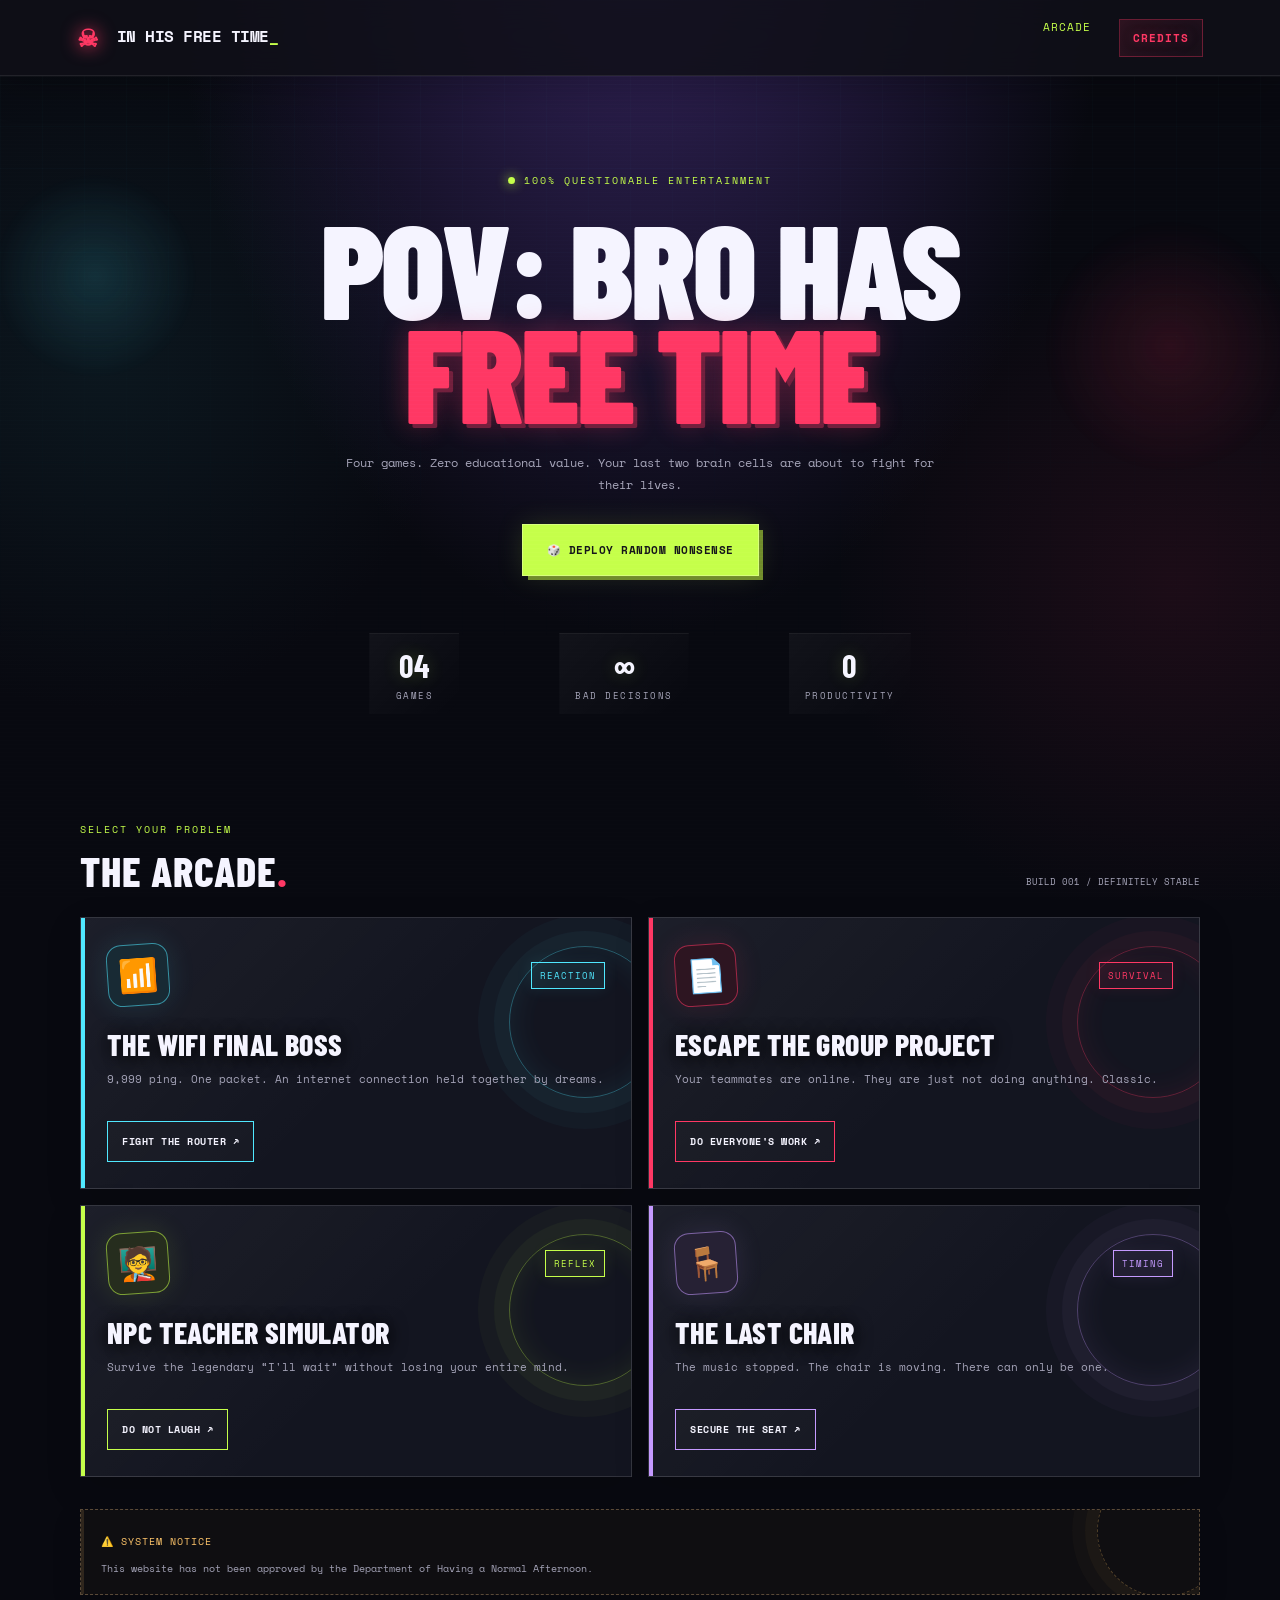
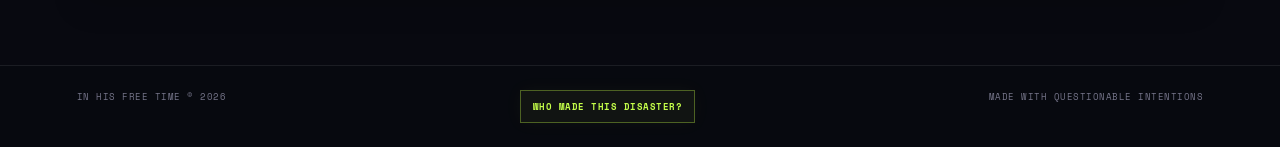
<file: index.html>
<!doctype html>
<html lang="en">
<head>
  <meta charset="utf-8">
  <meta name="viewport" content="width=device-width,initial-scale=1">
  <meta name="theme-color" content="#101018">
  <meta name="description" content="A suspiciously chaotic collection of browser games for your free time.">
  <title>IN HIS FREE TIME // CHAOS ARCADE</title>
  <link rel="stylesheet" href="style.css">
</head>
<body>
  <div class="scanlines" aria-hidden="true"></div>
  <header class="topbar">
    <a class="brand" href="index.html"><span class="brand-icon">☠</span> IN HIS FREE TIME<span class="blink">_</span></a>
    <nav><a class="active" href="index.html">ARCADE</a><a href="credits.html">CREDITS</a></nav>
  </header>
  <main>
    <section class="hero">
      <div class="eyebrow"><span class="live-dot"></span> 100% QUESTIONABLE ENTERTAINMENT</div>
      <h1>POV: BRO HAS<br><span class="glitch" data-text="FREE TIME">FREE TIME</span></h1>
      <p class="hero-copy">Four games. Zero educational value. Your last two brain cells are about to fight for their lives.</p>
      <button class="btn btn-hot" id="randomGame">🎲 DEPLOY RANDOM NONSENSE</button>
      <div class="stats"><div><b>04</b><span>GAMES</span></div><div><b>∞</b><span>BAD DECISIONS</span></div><div><b>0</b><span>PRODUCTIVITY</span></div></div>
    </section>

    <section class="section-heading"><div><span class="eyebrow">SELECT YOUR PROBLEM</span><h2>THE ARCADE<span class="accent">.</span></h2></div><span class="small-label">BUILD 001 / DEFINITELY STABLE</span></section>
    <section class="game-grid" id="gameGrid">
      <article class="game-card card-ping" data-game="wifi"><div class="card-top"><span class="game-emoji">📶</span><span class="badge">REACTION</span></div><h3>THE WIFI FINAL BOSS</h3><p>9,999 ping. One packet. An internet connection held together by dreams.</p><button class="btn btn-card" data-launch="wifi">FIGHT THE ROUTER ↗</button></article>
      <article class="game-card card-project" data-game="project"><div class="card-top"><span class="game-emoji">📄</span><span class="badge">SURVIVAL</span></div><h3>ESCAPE THE GROUP PROJECT</h3><p>Your teammates are online. They are just not doing anything. Classic.</p><button class="btn btn-card" data-launch="project">DO EVERYONE'S WORK ↗</button></article>
      <article class="game-card card-teacher" data-game="teacher"><div class="card-top"><span class="game-emoji">🧑‍🏫</span><span class="badge">REFLEX</span></div><h3>NPC TEACHER SIMULATOR</h3><p>Survive the legendary “I'll wait” without losing your entire mind.</p><button class="btn btn-card" data-launch="teacher">DO NOT LAUGH ↗</button></article>
      <article class="game-card card-chair" data-game="chair"><div class="card-top"><span class="game-emoji">🪑</span><span class="badge">TIMING</span></div><h3>THE LAST CHAIR</h3><p>The music stopped. The chair is moving. There can only be one.</p><button class="btn btn-card" data-launch="chair">SECURE THE SEAT ↗</button></article>
    </section>
    <section class="warning"><span>⚠️ SYSTEM NOTICE</span><p>This website has not been approved by the Department of Having a Normal Afternoon.</p></section>
  </main>
  <footer><span>IN HIS FREE TIME © <span id="year"></span></span><a href="credits.html">WHO MADE THIS DISASTER?</a><span>MADE WITH QUESTIONABLE INTENTIONS</span></footer>

  <dialog id="gameDialog" class="game-dialog">
    <div class="dialog-bar"><span id="dialogLabel">GAME.EXE</span><button id="closeDialog" class="close-btn" aria-label="Close game">✕</button></div>
    <div id="gameContent" class="game-content"></div>
  </dialog>
  <script src="script.js"></script>
</body>
</html>
</file>
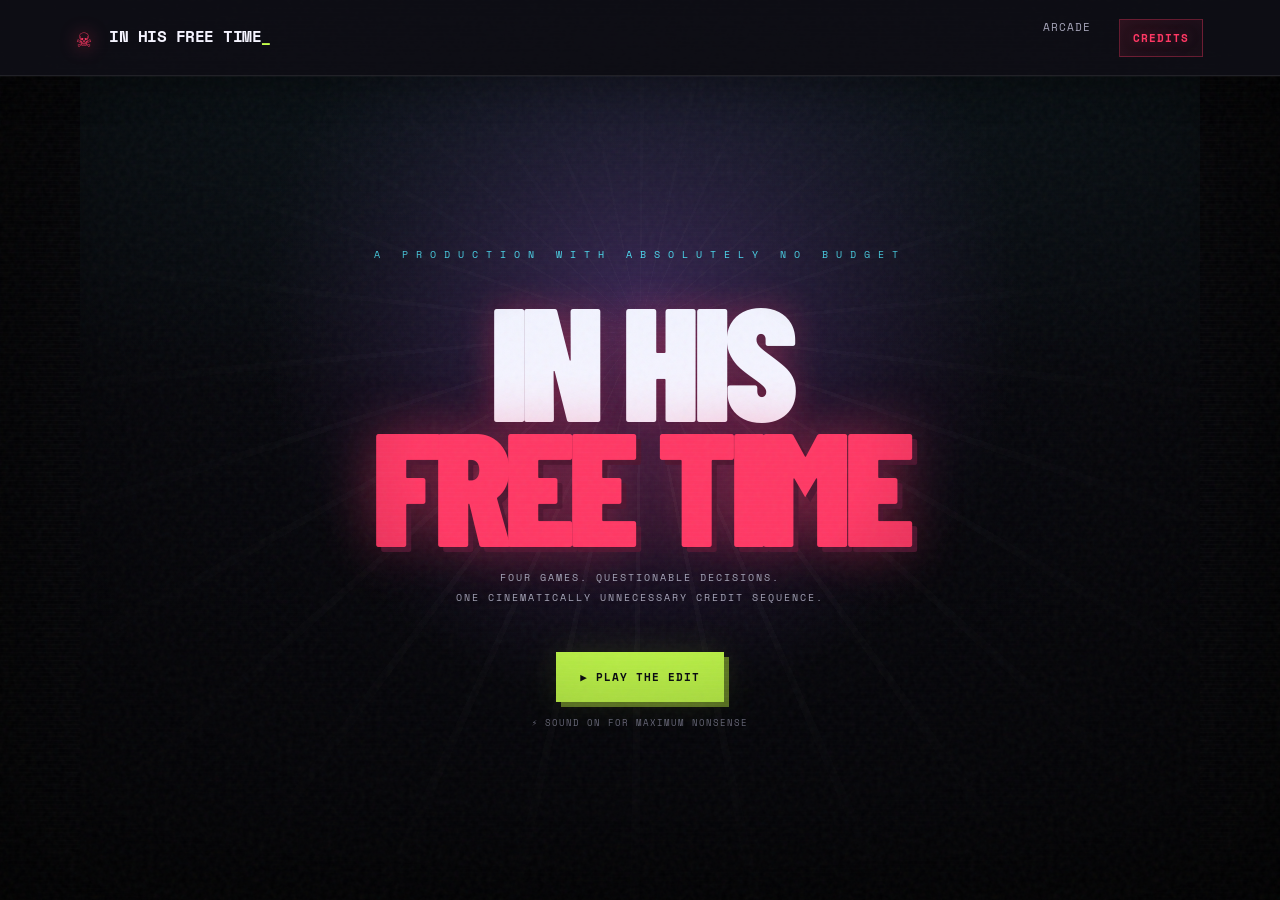
<file: credits.html>
<!doctype html>
<html lang="en">
<head>
<meta charset="utf-8"><meta name="viewport" content="width=device-width,initial-scale=1">
<meta name="theme-color" content="#080910">
<title>THE FINAL EDIT // IN HIS FREE TIME</title>
<link rel="stylesheet" href="style.css">
<style>
/* CINEMATIC CREDITS CUT */
body.credits-film{overflow-x:hidden;background:#05050a}
.credits-film .topbar{position:relative;z-index:20}
.film-grain,.film-vignette,.film-flash{position:fixed;inset:0;pointer-events:none}
.film-grain{z-index:10;opacity:.09;background-image:url("data:image/svg+xml,%3Csvg viewBox='0 0 180 180' xmlns='http://www.w3.org/2000/svg'%3E%3Cfilter id='n'%3E%3CfeTurbulence type='fractalNoise' baseFrequency='.9' numOctaves='3' stitchTiles='stitch'/%3E%3C/filter%3E%3Crect width='100%25' height='100%25' filter='url(%23n)' opacity='.55'/%3E%3C/svg%3E");animation:grain-jitter .18s steps(2) infinite}
.film-vignette{z-index:9;background:radial-gradient(ellipse at center,transparent 25%,#000b 100%);box-shadow:inset 0 0 130px #000}
.film-flash{z-index:30;background:white;opacity:0}
.film-flash.hit{animation:flash-hit .42s ease-out}
@keyframes flash-hit{0%{opacity:.9}100%{opacity:0}}
@keyframes grain-jitter{0%{transform:translate(0,0)}25%{transform:translate(1%,-1%)}50%{transform:translate(-1%,1%)}75%{transform:translate(1%,1%)}}
.film-stage{position:relative;min-height:calc(100vh - 76px);overflow:hidden;isolation:isolate;background:radial-gradient(ellipse at 50% 28%,#35204c 0,transparent 48%),linear-gradient(#080910,#05050a 70%)}
.film-stage:before{content:"";position:absolute;inset:-30%;z-index:-1;background:repeating-conic-gradient(from 0deg at 50% 38%,#ffffff08 0deg 1deg,transparent 1deg 12deg);animation:light-rotate 70s linear infinite;mask-image:radial-gradient(ellipse at center,#000,transparent 65%)}
.film-stage:after{content:"";position:absolute;top:0;left:0;right:0;height:35vh;background:linear-gradient(#50e8ff12,transparent);pointer-events:none}
@keyframes light-rotate{to{transform:rotate(360deg)}}
.film-intro{min-height:calc(100vh - 76px);display:flex;flex-direction:column;align-items:center;justify-content:center;text-align:center;padding:60px 20px;position:relative}
.film-kicker{font-size:10px;letter-spacing:clamp(3px,1vw,8px);color:var(--cyan);opacity:0;animation:fade-rise 1s .25s forwards}
.film-title{font:900 clamp(62px,13vw,160px)/.78 'Barlow Condensed',sans-serif;letter-spacing:-.045em;margin:34px 0 22px;text-transform:uppercase;text-shadow:0 0 35px #ff386455;opacity:0;animation:title-slam .9s .55s cubic-bezier(.15,.8,.2,1) forwards}
.film-title span{display:block;color:var(--hot);text-shadow:5px 5px 0 #4e1530,0 0 55px #ff386477}
.film-subtitle{font-size:10px;line-height:2;letter-spacing:2px;color:#a5a4b8;max-width:450px;opacity:0;animation:fade-rise .8s 1.1s forwards}
.film-start{margin-top:34px;padding:16px 23px;border:1px solid var(--lime);background:var(--lime);color:#090a10;font:700 11px 'Space Mono',monospace;letter-spacing:1px;box-shadow:0 0 35px #c5ff4a22,5px 5px 0 #627c25;opacity:0;animation:fade-rise .7s 1.5s forwards;transition:transform .2s,box-shadow .2s}
.film-start:hover{transform:translateY(-4px) scale(1.03);box-shadow:0 0 45px #c5ff4a66,5px 9px 0 #627c25}
.film-audio-note{margin-top:14px;color:#77778b;font-size:9px;letter-spacing:1px;opacity:0;animation:fade-rise .7s 1.7s forwards}
@keyframes fade-rise{from{opacity:0;transform:translateY(18px)}to{opacity:1;transform:translateY(0)}}
@keyframes title-slam{0%{opacity:0;transform:scale(1.3) translateY(50px);filter:blur(12px)}65%{opacity:1;transform:scale(.97);filter:blur(0)}100%{opacity:1;transform:scale(1)}}
.film-credit-roll{position:relative;min-height:100vh;display:none;align-items:center;justify-content:center;overflow:hidden;padding:100px 22px 120px;text-align:center}
.film-credit-roll.playing{display:flex}
.credit-roll-inner{width:min(760px,100%);position:relative}
.roll-overline{color:var(--cyan);font-size:10px;letter-spacing:5px;margin-bottom:22px}
.roll-heading{font:900 clamp(58px,11vw,120px)/.82 'Barlow Condensed',sans-serif;margin:0 0 70px;text-shadow:0 0 45px #50e8ff25}
.roll-entry{padding:25px 18px 33px;margin:0 auto 36px;max-width:650px;opacity:0;transform:translateY(60px) scale(.96);filter:blur(8px);transition:opacity .8s,transform .8s cubic-bezier(.16,1,.3,1),filter .8s;border-top:1px solid #ffffff18;border-bottom:1px solid #ffffff18;position:relative}
.roll-entry:before{content:"";position:absolute;inset:0;background:linear-gradient(90deg,transparent,#ffffff05,transparent);pointer-events:none}
.roll-entry.visible{opacity:1;transform:translateY(0) scale(1);filter:blur(0)}
.roll-label{display:block;color:var(--lime);font-size:10px;letter-spacing:4px;margin-bottom:13px}
.roll-name{font:900 clamp(38px,7vw,74px)/.95 'Barlow Condensed',sans-serif;margin:0;text-transform:uppercase;text-wrap:balance}
.roll-name.hot{color:var(--hot);text-shadow:0 0 35px #ff386444}
.roll-name.cyan{color:var(--cyan);text-shadow:0 0 35px #50e8ff44}
.roll-name.lime{color:var(--lime);text-shadow:0 0 35px #c5ff4a33}
.roll-separator{font-size:10px;letter-spacing:6px;color:#69697e;margin:48px 0}
.roll-final{padding:100px 0 20px;opacity:0;transform:scale(.8);transition:opacity 1.2s,transform 1.2s}
.roll-final.visible{opacity:1;transform:scale(1)}
.roll-final strong{display:block;font:900 clamp(46px,10vw,105px)/.85 'Barlow Condensed',sans-serif;color:white;text-shadow:0 0 35px #ff386455}
.roll-final span{display:block;margin-top:24px;color:var(--lime);font-size:10px;letter-spacing:3px}
.roll-controls{position:sticky;bottom:0;z-index:12;display:none;justify-content:center;gap:10px;flex-wrap:wrap;padding:16px;background:#080910dd;backdrop-filter:blur(14px);border-top:1px solid #ffffff17}
.roll-controls.show{display:flex}
.roll-controls button,.roll-controls a{font:700 10px 'Space Mono',monospace;letter-spacing:1px;padding:12px 15px;border:1px solid #414155;background:#171720;color:#fff;cursor:pointer}
.roll-controls button:hover,.roll-controls a:hover{border-color:var(--lime);color:var(--lime)}
.roll-controls .sound-state{color:var(--lime)}
.film-return{display:block;text-align:center;padding:30px 10px 50px;background:#05050a;color:#a5a4b8;font-size:10px;letter-spacing:2px}
.film-return a{color:var(--lime)}
body.roll-mode .film-intro{display:none}
body.roll-mode .film-stage{min-height:0}
body.roll-mode .film-credit-roll{display:flex}
@media(max-width:600px){.film-title{letter-spacing:-.03em}.film-intro{min-height:calc(100svh - 64px)}.film-stage{min-height:calc(100svh - 64px)}.film-credit-roll{padding:75px 18px}.roll-entry{margin-bottom:25px;padding:23px 8px 27px}.roll-heading{margin-bottom:50px}}
@media(prefers-reduced-motion:reduce){.film-grain,.film-stage:before,.film-kicker,.film-title,.film-subtitle,.film-start,.film-audio-note{animation:none!important;opacity:1!important;transform:none!important}.roll-entry,.roll-final{transition:none!important;filter:none!important}}

/* WHOLE-VIEWPORT BEAT-DROP SPIN: the header, text, credits and controls all rotate together */
html,body.credits-film{height:100%;overflow:hidden}
.screen-spin-wrap{position:fixed;inset:0;overflow-y:auto;overflow-x:hidden;transform-origin:50% 50%;backface-visibility:hidden;will-change:transform}
.screen-spin-wrap.beat-spin{animation:whole-screen-beat-spin .78s cubic-bezier(.18,.72,.2,1) both}
@keyframes whole-screen-beat-spin{
  0%{transform:rotate(0deg) scale(1);filter:brightness(1)}
  14%{transform:rotate(0deg) scale(.94);filter:brightness(1.7)}
  100%{transform:rotate(360deg) scale(1);filter:brightness(1)}
}
/* FULL-SEND EDIT: 360-degree spins, zoom punches, pulsing neon */
body.credits-film.edit-chaos{background:#000;animation:edit-colors 3.2s steps(1,end) infinite}
body.edit-chaos .film-stage{animation:stage-360 4s cubic-bezier(.62,0,.28,1) infinite;transform-origin:50% 48%;will-change:transform,filter}
body.edit-chaos .film-stage:before{animation:light-rotate 1.8s linear infinite;opacity:.95;background:repeating-conic-gradient(from 0deg at 50% 45%,#ff386455 0deg 2deg,#50e8ff33 2deg 5deg,transparent 5deg 12deg)}
body.edit-chaos .film-stage:after{height:100%;background:linear-gradient(0deg,#ff386433,transparent 24%,#50e8ff33 49%,transparent 72%,#c5ff4a22);mix-blend-mode:screen;animation:color-sweep 1.3s ease-in-out infinite alternate}
body.edit-chaos .film-title{animation:title-punch .9s ease-in-out infinite;filter:drop-shadow(0 0 20px #ff3864) drop-shadow(0 0 45px #50e8ff)}
body.edit-chaos .film-title span{animation:rgb-shift .7s linear infinite}
body.edit-chaos .roll-entry.visible{animation:credit-spin-punch 1.5s cubic-bezier(.2,.9,.2,1) both;text-shadow:0 0 20px #50e8ff66}
body.edit-chaos .roll-name{animation:name-glitch .6s ease-in-out infinite}
body.edit-chaos .film-grain{opacity:.18;animation:grain-jitter .12s steps(2) infinite}
body.edit-chaos .film-vignette{background:radial-gradient(ellipse at center,transparent 2%,#000e 100%);box-shadow:inset 0 0 190px #000}
body.edit-chaos .film-intro:before{content:"";position:absolute;inset:-45%;pointer-events:none;background:repeating-conic-gradient(from 0deg at 50% 50%,#ffffff1a 0deg 1deg,transparent 1deg 9deg);animation:light-rotate 2.4s linear infinite;mix-blend-mode:screen}
body.edit-chaos .film-intro:after{content:"";position:absolute;inset:0;pointer-events:none;background:radial-gradient(circle at center,transparent 5%,#ff386422 40%,#50e8ff18 60%,transparent 75%);animation:pulse-ring .7s ease-in-out infinite alternate}
body.edit-chaos .roll-separator{animation:separator-spin 2.4s linear infinite;color:#fff;text-shadow:0 0 18px #50e8ff}
body.edit-chaos .roll-final.visible{animation:final-slam 1s cubic-bezier(.1,1.3,.4,1) both}
body.edit-chaos .roll-final strong{animation:rgb-shift .65s linear infinite}
@keyframes stage-360{0%{transform:perspective(900px) rotate(0deg) scale(1);filter:hue-rotate(0deg) contrast(1.1)}20%{transform:perspective(900px) rotate(0deg) scale(1.08);filter:hue-rotate(65deg) contrast(1.5)}52%{transform:perspective(900px) rotate(180deg) scale(.82);filter:hue-rotate(180deg) contrast(1.4)}76%{transform:perspective(900px) rotate(300deg) scale(1.12);filter:hue-rotate(280deg) contrast(1.5)}100%{transform:perspective(900px) rotate(360deg) scale(1);filter:hue-rotate(360deg) contrast(1.1)}}
@keyframes title-punch{0%,100%{transform:scale(1) skew(0deg);text-shadow:5px 5px 0 #4e1530,0 0 25px #ff3864}25%{transform:scale(1.08,.94) skew(-3deg);text-shadow:-6px 4px 0 #50e8ff,6px -4px 0 #c5ff4a}50%{transform:scale(.94,1.08) skew(3deg);text-shadow:6px -5px 0 #ff3864,-6px 5px 0 #50e8ff}75%{transform:scale(1.05);text-shadow:0 0 40px #c5ff4a}}
@keyframes credit-spin-punch{0%{opacity:0;transform:perspective(600px) rotateY(-180deg) rotateZ(-22deg) scale(.15);filter:blur(16px)}55%{opacity:1;transform:perspective(600px) rotateY(22deg) rotateZ(5deg) scale(1.16);filter:blur(0)}75%{transform:perspective(600px) rotateY(-8deg) rotateZ(-3deg) scale(.94)}100%{opacity:1;transform:perspective(600px) rotateY(0) rotateZ(0) scale(1)}}
@keyframes rgb-shift{0%,100%{filter:hue-rotate(0deg) saturate(1.5);transform:scale(1)}50%{filter:hue-rotate(180deg) saturate(2.4);transform:scale(1.04)}}
@keyframes name-glitch{0%,100%{transform:translateX(0) skew(0);text-shadow:2px 0 #50e8ff,-2px 0 #ff3864}50%{transform:translateX(2px) skew(-2deg);text-shadow:-3px 0 #50e8ff,3px 0 #c5ff4a}}
@keyframes pulse-ring{from{transform:scale(.88);opacity:.35}to{transform:scale(1.08);opacity:.9}}
@keyframes color-sweep{from{opacity:.2;filter:hue-rotate(0deg)}to{opacity:.7;filter:hue-rotate(180deg)}}
@keyframes separator-spin{to{transform:rotate(360deg)}}
@keyframes final-slam{0%{opacity:0;transform:scale(2.4) rotate(10deg);filter:blur(18px)}60%{opacity:1;transform:scale(.86) rotate(-4deg);filter:blur(0)}100%{opacity:1;transform:scale(1) rotate(0)}}
@keyframes edit-colors{0%,100%{background:#05050a}33%{background:#100317}66%{background:#04121a}}
/* Keep the requested edit effects active even when the device prefers reduced motion. */
</style>
</head>
<body class="credits-film">
<div class="screen-spin-wrap" id="screenSpinWrap">
<div class="scanlines" aria-hidden="true"></div><div class="film-grain" aria-hidden="true"></div><div class="film-vignette" aria-hidden="true"></div><div class="film-flash" id="filmFlash" aria-hidden="true"></div>
<header class="topbar"><a class="brand" href="index.html"><span class="brand-icon">☠</span> IN HIS FREE TIME<span class="blink">_</span></a><nav><a href="index.html">ARCADE</a><a class="active" href="credits.html">CREDITS</a></nav></header>
<main class="film-stage">
<section class="film-intro" id="filmIntro">
<div class="film-kicker">A PRODUCTION WITH ABSOLUTELY NO BUDGET</div>
<h1 class="film-title">IN HIS<br><span>FREE TIME</span></h1>
<p class="film-subtitle">FOUR GAMES. QUESTIONABLE DECISIONS.<br>ONE CINEMATICALLY UNNECESSARY CREDIT SEQUENCE.</p>
<button class="film-start" id="startEdit">▶ PLAY THE EDIT</button>
<div class="film-audio-note">⚡ SOUND ON FOR MAXIMUM NONSENSE</div>
</section>
<section class="film-credit-roll" id="creditRoll" aria-label="Rolling credits">
<div class="credit-roll-inner">
<div class="roll-overline">THE MOMENT YOU'VE ALL BEEN WAITING FOR</div>
<h2 class="roll-heading">THE<br><span class="accent">CREDITS</span></h2>
<div class="roll-entry" data-reveal><span class="roll-label">THE PERSON WHO TOUCHED THE CODE</span><p class="roll-name hot">some homeless guy</p></div>
<div class="roll-separator">✦ &nbsp; ✦ &nbsp; ✦</div>
<div class="roll-entry" data-reveal><span class="roll-label">THE VISIONARIES / THE LORE</span><p class="roll-name cyan">DEYDEN PALESTIA</p></div>
<div class="roll-entry" data-reveal><span class="roll-label">ALSO RESPONSIBLE FOR THE VIBE</span><p class="roll-name lime">ADZI</p></div>
<div class="roll-separator">NO INVESTORS WERE HARMED IN THE MAKING OF THIS WEBSITE</div>
<div class="roll-final" id="rollFinal"><strong>THANKS FOR<br>WASTING TIME.</strong><span>YOU COULD'VE BEEN PRODUCTIVE.</span></div>
</div>
</section>
</main>
<div class="roll-controls" id="rollControls"><button id="soundToggle" class="sound-state">♪ SOUND: ON</button><button id="replayEdit">↻ REPLAY EDIT</button><a href="index.html">← BACK TO ARCADE</a></div>
<div class="film-return"><span>IN HIS FREE TIME © <span id="year"></span></span> &nbsp; // &nbsp; <a href="index.html">RETURN TO THE NONSENSE</a></div>
</div>
<audio id="editSound" preload="auto" loop><source src="https://www.myinstants.com/media/sounds/tiki-tiki-ultra-boosted.mp3" type="audio/mpeg"></audio>
<script>
(() => {
 const body=document.body, start=document.querySelector('#startEdit'), audio=document.querySelector('#editSound');
 const roll=document.querySelector('#creditRoll'), controls=document.querySelector('#rollControls');
 const flash=document.querySelector('#filmFlash'), entries=[...document.querySelectorAll('[data-reveal]')];
 const final=document.querySelector('#rollFinal'), soundToggle=document.querySelector('#soundToggle');
 let soundOn=true, revealObserver=null, revealTimers=[], beatSpinTimer=null, beatSpinInterval=null, spinToken=0;
 const screenWrap=document.querySelector("#screenSpinWrap");
 function triggerBeatSpin(){screenWrap.classList.remove("beat-spin");void screenWrap.offsetWidth;screenWrap.classList.add("beat-spin");const token=++spinToken;setTimeout(()=>{if(token===spinToken)screenWrap.classList.remove("beat-spin")},850)}
 function startBeatSpins(){clearTimeout(beatSpinTimer);clearInterval(beatSpinInterval);screenWrap.classList.remove("beat-spin");/* first drop at 2s, then every 2s */beatSpinTimer=setTimeout(()=>{triggerBeatSpin();beatSpinInterval=setInterval(triggerBeatSpin,2000)},2000)}
 document.querySelector('#year').textContent=new Date().getFullYear();
 audio.volume=.72;
 function hitFlash(){flash.classList.remove('hit');void flash.offsetWidth;flash.classList.add('hit')}
 function revealCredits(){
   revealTimers.forEach(clearTimeout);revealTimers=[];
   if(revealObserver)revealObserver.disconnect();
   entries.forEach((el,i)=>{el.classList.remove('visible');revealTimers.push(setTimeout(()=>{el.classList.add('visible');if(i===0||i===2)hitFlash()},450+i*1050))});
   final.classList.remove('visible');revealTimers.push(setTimeout(()=>final.classList.add('visible'),3900));
 }
 async function playEdit(){
   body.classList.add('roll-mode','edit-chaos');roll.classList.add('playing');controls.classList.add('show');startBeatSpins();
   revealCredits();screenWrap.scrollTo({top:0,behavior:'smooth'});
   if(soundOn){try{audio.currentTime=0;await audio.play();soundToggle.textContent='♪ SOUND: ON'}catch(e){soundToggle.textContent='♪ AUDIO BLOCKED — TAP TO RETRY';}}
 }
 start.addEventListener('click',playEdit);
 document.querySelector('#replayEdit').addEventListener('click',()=>{screenWrap.scrollTo({top:0,behavior:'smooth'});playEdit()});
 soundToggle.addEventListener('click',async()=>{
   soundOn=!soundOn;
   if(soundOn){try{audio.currentTime=0;await audio.play();soundToggle.textContent='♪ SOUND: ON'}catch(e){soundToggle.textContent='♪ AUDIO BLOCKED — TRY SOUND LINK'}}
   else{audio.pause();soundToggle.textContent='♪ SOUND: OFF'}
 });
 audio.addEventListener('error',()=>{soundToggle.textContent='♪ AUDIO UNAVAILABLE — OPEN SOUND LINK';soundToggle.onclick=()=>window.open('https://www.myinstants.com/en/instant/tiki-tiki-ultra-boosted-79971/','_blank','noopener')});
})();
</script>
</body></html>
</file>
<file: style.css>
@import url('https://fonts.googleapis.com/css2?family=Barlow+Condensed:wght@500;600;700;800;900&family=Space+Mono:wght@400;700&display=swap');
:root{--bg:#101018;--panel:#191923;--line:#343442;--text:#f5f4ff;--muted:#a5a4b8;--hot:#ff3864;--lime:#c5ff4a;--cyan:#50e8ff}
*{box-sizing:border-box}html{scroll-behavior:smooth}body{margin:0;background:radial-gradient(ellipse at 50% -20%,#28213c 0,transparent 55%),var(--bg);color:var(--text);font-family:'Space Mono',monospace;min-height:100vh}a{color:inherit;text-decoration:none}button{font:inherit;cursor:pointer}.scanlines{pointer-events:none;position:fixed;inset:0;z-index:5;opacity:.06;background:repeating-linear-gradient(0deg,transparent 0 3px,#fff 4px);mix-blend-mode:overlay}.topbar{height:76px;padding:0 clamp(20px,6vw,90px);display:flex;align-items:center;justify-content:space-between;border-bottom:1px solid #ffffff15;background:#101018d9;position:relative;z-index:6}.brand{font-weight:700;font-size:clamp(12px,2vw,16px);letter-spacing:-.5px}.brand-icon{color:var(--hot);font-size:24px;vertical-align:middle;margin-right:9px}.blink{color:var(--lime);animation:blink 1s steps(2) infinite}nav{display:flex;gap:28px;font-size:11px;letter-spacing:1px;color:var(--muted)}nav a:hover,nav a.active{color:var(--lime)}main{width:min(1120px,88vw);margin:auto}.hero{padding:90px 0 66px;text-align:center}.eyebrow{font-size:10px;letter-spacing:2px;color:var(--lime);display:inline-flex;align-items:center;gap:9px}.live-dot{width:7px;height:7px;border-radius:50%;background:var(--lime);box-shadow:0 0 12px var(--lime)}h1,h2,h3,p{margin-top:0}h1{font-family:'Barlow Condensed',sans-serif;font-size:clamp(62px,11vw,132px);line-height:.79;letter-spacing:-3px;margin:25px 0 28px;font-weight:900}.glitch{color:var(--hot);position:relative;text-shadow:4px 4px 0 #72203d}.hero-copy{max-width:590px;margin:0 auto 28px;color:var(--muted);font-size:12px;line-height:1.9}.btn{border:0;font-weight:700;font-size:11px;letter-spacing:.5px;transition:transform .15s,filter .15s}.btn:hover{transform:translateY(-3px);filter:brightness(1.12)}.btn-hot{background:var(--lime);color:#15151b;padding:17px 24px;box-shadow:5px 5px 0 #718d2c}.stats{display:flex;justify-content:center;gap:clamp(35px,8vw,100px);margin-top:58px}.stats div{display:flex;flex-direction:column;gap:5px}.stats b{font-family:'Barlow Condensed',sans-serif;font-size:32px}.stats span{font-size:9px;color:var(--muted);letter-spacing:1.5px}.section-heading{display:flex;justify-content:space-between;align-items:end;margin:35px 0 22px}.section-heading h2{font:800 42px 'Barlow Condensed',sans-serif;margin:6px 0 0;letter-spacing:1px}.accent{color:var(--hot)}.small-label{font-size:9px;color:var(--muted);padding-bottom:7px}.game-grid{display:grid;grid-template-columns:repeat(2,minmax(0,1fr));gap:16px}.game-card{padding:24px;background:linear-gradient(135deg,#ffffff07,transparent 60%),var(--panel);border:1px solid var(--line);position:relative;overflow:hidden;transition:transform .2s,border-color .2s}.game-card:before{content:"";position:absolute;top:0;left:0;width:4px;height:100%;background:var(--card-color,var(--hot))}.game-card:hover{transform:translateY(-4px);border-color:var(--card-color,var(--hot))}.card-ping{--card-color:var(--cyan)}.card-project{--card-color:var(--hot)}.card-teacher{--card-color:var(--lime)}.card-chair{--card-color:#c59aff}.card-top{display:flex;align-items:center;justify-content:space-between;margin-bottom:20px}.game-emoji{font-size:34px}.badge{font-size:9px;color:var(--card-color);border:1px solid currentColor;padding:6px 8px;letter-spacing:1px}.game-card h3{font:800 27px 'Barlow Condensed',sans-serif;letter-spacing:.4px;margin-bottom:8px}.game-card p{color:var(--muted);font-size:11px;line-height:1.8;min-height:40px}.btn-card{padding:12px 14px;background:transparent;color:var(--text);border:1px solid var(--card-color);font-size:10px}.btn-card:hover{background:var(--card-color);color:#101018}.warning{margin:32px 0 70px;padding:17px 20px;border:1px dashed #5a4a38;background:#ffb84d08}.warning span{color:#ffc56b;font-size:10px;letter-spacing:1px}.warning p{font-size:10px;color:var(--muted);margin:9px 0 0;line-height:1.7}footer{border-top:1px solid #ffffff15;padding:24px clamp(20px,6vw,90px);display:flex;justify-content:space-between;gap:16px;flex-wrap:wrap;color:#77778b;font-size:9px;letter-spacing:.5px}footer a:hover{color:var(--lime)}.game-dialog{width:min(620px,92vw);border:1px solid #4a4a60;background:#171720;color:var(--text);padding:0;box-shadow:0 0 0 100vmax #000b,0 20px 80px #000}.game-dialog::backdrop{background:#000b}.dialog-bar{height:46px;display:flex;align-items:center;justify-content:space-between;padding:0 16px;background:#222230;border-bottom:1px solid #404052;font-size:10px;letter-spacing:1px;color:var(--lime)}.close-btn{border:0;background:transparent;color:var(--text);font-size:20px}.game-content{padding:clamp(22px,5vw,38px);text-align:center}.game-content h2{font:800 38px 'Barlow Condensed',sans-serif;margin-bottom:10px}.game-content p{font-size:12px;line-height:1.8;color:var(--muted)}.game-display{font-size:clamp(42px,10vw,74px);margin:22px 0;min-height:90px;display:grid;place-items:center}.game-button{border:0;background:var(--lime);color:#15151b;padding:14px 18px;font-size:11px;font-weight:700;margin:5px}.game-button.secondary{background:#303040;color:var(--text);border:1px solid #515166}.meter{height:12px;background:#303040;margin:18px 0;border:1px solid #49495b}.meter-fill{height:100%;width:0;background:var(--lime);transition:width .15s}.score-line{font-size:11px;color:var(--lime);margin:12px 0}.teacher-screen{padding:22px;border:1px solid #555;background:#e9e9df;color:#222;font-family:Arial,sans-serif;margin:15px 0}.teacher-screen strong{display:block;font-size:20px;margin-bottom:10px}.teacher-screen button{padding:10px 18px}.credit-wrap{max-width:760px;margin:90px auto;text-align:center}.credit-wrap h1{font-size:clamp(58px,10vw,100px)}.credit-box{border:1px solid var(--line);background:var(--panel);padding:28px;margin:16px 0}.credit-box .label{color:var(--lime);font-size:10px;letter-spacing:2px}.credit-box p{font:700 28px 'Barlow Condensed',sans-serif;margin:12px 0 0}.credit-box .inspo{font-size:24px}.back-link{display:inline-block;margin-top:20px;color:var(--lime);font-size:11px}@keyframes blink{to{visibility:hidden}}@media(max-width:640px){.topbar{height:64px;padding:0 5vw}nav{gap:14px;font-size:9px}.hero{padding:65px 0 45px}h1{letter-spacing:-1px}.stats{gap:28px}.stats b{font-size:26px}.stats span{font-size:8px}.section-heading{align-items:start;gap:12px}.section-heading h2{font-size:34px}.small-label{max-width:110px;text-align:right;line-height:1.6}.game-grid{grid-template-columns:1fr}.game-card{padding:20px}.game-card p{min-height:0}.warning{margin-bottom:45px}footer{flex-direction:column;text-align:center}.credit-wrap{margin:55px auto}.credit-box p{font-size:24px}}
/* VISUAL UPGRADE: animated neon arcade graphics */
body{background-color:#080910;background-image:radial-gradient(ellipse at 50% -12%,#33235b 0,transparent 52%),radial-gradient(circle at 8% 40%,#12323b55 0,transparent 27%),radial-gradient(circle at 92% 65%,#53152b44 0,transparent 26%);background-attachment:fixed}
body:before{content:"";position:fixed;inset:0;pointer-events:none;z-index:-1;opacity:.18;background-image:linear-gradient(#6ef3ff1c 1px,transparent 1px),linear-gradient(90deg,#6ef3ff1c 1px,transparent 1px);background-size:42px 42px;mask-image:linear-gradient(to bottom,black,transparent 88%);animation:grid-drift 18s linear infinite}
@keyframes grid-drift{to{background-position:42px 42px}}
.topbar{backdrop-filter:blur(16px);box-shadow:0 1px 0 #ffffff08,0 12px 36px #0003}
.brand-icon{display:inline-block;filter:drop-shadow(0 0 9px #ff3864);animation:skull-pulse 2.8s ease-in-out infinite}
@keyframes skull-pulse{50%{filter:drop-shadow(0 0 15px #ff3864) drop-shadow(0 0 25px #ff386455)}}
.hero{position:relative;isolation:isolate}
.hero:before,.hero:after{content:"";position:absolute;z-index:-1;pointer-events:none;border-radius:50%;filter:blur(2px);opacity:.72}
.hero:before{width:210px;height:210px;left:-90px;top:95px;background:radial-gradient(circle,#50e8ff30,transparent 70%);animation:float-orb 7s ease-in-out infinite}
.hero:after{width:260px;height:260px;right:-100px;top:140px;background:radial-gradient(circle,#ff38642c,transparent 70%);animation:float-orb 9s ease-in-out infinite reverse}
@keyframes float-orb{50%{transform:translate3d(15px,-22px,0) scale(1.12)}}
.glitch{text-shadow:4px 4px 0 #72203d,0 0 28px #ff386455}
.btn-hot{position:relative;isolation:isolate;box-shadow:0 0 0 1px #d7ff7b,5px 5px 0 #718d2c,0 0 28px #c5ff4a25;transition:transform .15s,box-shadow .15s}
.btn-hot:hover{box-shadow:0 0 0 1px #d7ff7b,3px 7px 0 #718d2c,0 0 34px #c5ff4a55}
.stats div{position:relative;min-width:90px;padding:12px 16px;border-top:1px solid #ffffff18;background:linear-gradient(135deg,#ffffff0b,transparent);clip-path:polygon(0 0,100% 0,100% 82%,88% 100%,0 100%)}
.stats b{text-shadow:0 0 18px #c5ff4a33}
.game-card{min-height:235px;padding:26px;background:linear-gradient(135deg,#ffffff0b,transparent 54%),#131520;border-color:#ffffff20;box-shadow:0 12px 34px #0002;transition:transform .22s,border-color .22s,box-shadow .22s}
.game-card:after{content:"";position:absolute;right:-30px;top:28px;width:150px;height:150px;border-radius:50%;border:1px solid color-mix(in srgb,var(--card-color) 45%,transparent);box-shadow:0 0 0 15px color-mix(in srgb,var(--card-color) 5%,transparent),0 0 0 31px color-mix(in srgb,var(--card-color) 4%,transparent),inset 0 0 30px color-mix(in srgb,var(--card-color) 12%,transparent);opacity:.75;pointer-events:none;transition:transform .35s,opacity .35s}
.game-card:hover{transform:translateY(-7px) scale(1.012);border-color:var(--card-color);box-shadow:0 18px 44px #0006,0 0 28px color-mix(in srgb,var(--card-color) 12%,transparent)}
.game-card:hover:after{transform:scale(1.12) rotate(14deg);opacity:1}
.card-top,.game-card h3,.game-card p,.game-card .btn{position:relative;z-index:1}
.game-emoji{display:grid;place-items:center;width:62px;height:62px;border:1px solid color-mix(in srgb,var(--card-color) 55%,transparent);background:color-mix(in srgb,var(--card-color) 12%,#101018);box-shadow:0 0 28px color-mix(in srgb,var(--card-color) 12%,transparent);font-size:32px;border-radius:15px;transform:rotate(-4deg);transition:transform .2s}
.game-card:hover .game-emoji{transform:rotate(4deg) scale(1.08)}
.badge{background:color-mix(in srgb,var(--card-color) 8%,transparent);box-shadow:0 0 16px color-mix(in srgb,var(--card-color) 9%,transparent)}
.game-card h3{font-size:30px;text-shadow:0 2px 18px #000}
.btn-card{position:relative;overflow:hidden;background:#ffffff04}
.btn-card:after{content:"";position:absolute;inset:0;background:linear-gradient(110deg,transparent 25%,#ffffff22 50%,transparent 75%);transform:translateX(-120%);transition:transform .45s}
.btn-card:hover:after{transform:translateX(120%)}
.warning{position:relative;overflow:hidden;box-shadow:inset 3px 0 #ffc56b22,0 12px 30px #0002}
.warning:after{content:"";position:absolute;right:-30px;top:-45px;width:130px;height:130px;border:1px dashed #ffc56b44;border-radius:50%;box-shadow:0 0 0 12px #ffc56b08,0 0 0 25px #ffc56b05}
.game-dialog{border-color:#6d6d89;box-shadow:0 0 0 100vmax #000c,0 0 0 1px #50e8ff25,0 25px 100px #000,0 0 55px #50e8ff16}
.dialog-bar{background:linear-gradient(90deg,#27273a,#191923);box-shadow:inset 0 -1px #50e8ff20}
.game-display{min-height:116px;padding:18px;border:1px solid #ffffff16;background:radial-gradient(ellipse at center,#ffffff0b,transparent 70%),repeating-linear-gradient(0deg,transparent 0 9px,#ffffff04 10px);text-shadow:0 0 28px #50e8ff40;filter:drop-shadow(0 5px 12px #0005)}
.game-button{box-shadow:0 4px 0 #718d2c,0 0 18px #c5ff4a15;transition:transform .12s,filter .12s}
.game-button:hover{transform:translateY(-2px);filter:brightness(1.08)}
.game-button:active{transform:translateY(2px);box-shadow:0 1px 0 #718d2c}
.teacher-screen{box-shadow:0 12px 28px #0005;border-radius:3px}
footer{background:#08091055}
@media(max-width:640px){.game-card:after{width:115px;height:115px;right:-25px;top:35px}.game-card h3{font-size:27px}.hero:before{left:-130px}.hero:after{right:-150px}.stats div{min-width:75px;padding:10px 8px}}
@media(prefers-reduced-motion:reduce){*,*:before,*:after{animation-duration:.01ms!important;animation-iteration-count:1!important;scroll-behavior:auto!important;transition-duration:.01ms!important}}

/* WiFi Final Boss: animated illustrated router arena */
.wifi-arena{display:block!important;position:relative!important;overflow:hidden;padding:0!important;min-height:390px!important;background:#080b16!important;border:1px solid #50e8ff33!important;text-align:left!important}
.wifi-hud,.wifi-bottom-hud{display:flex;justify-content:space-between;gap:12px;padding:11px 13px;font:700 9px 'Space Mono',monospace;letter-spacing:1px;color:#8c9ab9;background:#0b1020;border-bottom:1px solid #50e8ff20}
.wifi-hud b,.wifi-bottom-hud b{color:#50e8ff}
.wifi-hud #wifiThreat{color:#ff3864}
.boss-health{height:8px;background:#242337;overflow:hidden}
#wifiHealthFill{height:100%;width:100%;background:linear-gradient(90deg,#c5ff4a,#50e8ff,#ff3864);box-shadow:0 0 16px #50e8ff;transition:width .12s}
.wifi-stage{position:relative;height:265px;overflow:hidden;isolation:isolate;background:radial-gradient(ellipse at 50% 56%,#27345a 0, #11172c 35%,#080b16 74%)}
.arena-grid{position:absolute;inset:0;opacity:.34;background-image:linear-gradient(#50e8ff22 1px,transparent 1px),linear-gradient(90deg,#50e8ff22 1px,transparent 1px);background-size:27px 27px;transform:perspective(180px) rotateX(18deg) scale(1.3);transform-origin:center 75%;animation:arena-scroll 3s linear infinite}
@keyframes arena-scroll{to{background-position:0 27px,27px 0}}
.wifi-scan{position:absolute;inset:-100% 0;background:linear-gradient(transparent,#50e8ff09,transparent);animation:wifi-scan 4s linear infinite;pointer-events:none}
@keyframes wifi-scan{to{transform:translateY(100%)}}
.router-aura{position:absolute;width:205px;height:205px;left:50%;top:46%;transform:translate(-50%,-50%);border:1px solid #50e8ff44;border-radius:50%;box-shadow:0 0 0 16px #50e8ff08,0 0 0 34px #50e8ff06,0 0 50px #50e8ff20;animation:aura-pulse 2.5s ease-in-out infinite}
.router-aura:before,.router-aura:after{content:"";position:absolute;inset:13px;border:1px dashed #a13cff66;border-radius:50%;animation:orbit-spin 12s linear infinite}
.router-aura:after{inset:29px;border-color:#ff386455;animation-direction:reverse;animation-duration:8s}
@keyframes aura-pulse{50%{opacity:.5;transform:translate(-50%,-50%) scale(1.06)}}
@keyframes orbit-spin{to{rotate:360deg}}
.router-boss{position:absolute;width:min(260px,68%);height:220px;left:50%;top:44%;transform:translate(-50%,-50%);overflow:visible;filter:drop-shadow(0 0 14px #50e8ff45);animation:router-float 2.6s ease-in-out infinite;z-index:2}
@keyframes router-float{50%{translate:0 -7px}}
.router-boss.router-hit{animation:router-damage .16s linear 1}
@keyframes router-damage{25%{translate:-5px 0;filter:drop-shadow(0 0 22px #ff3864)}75%{translate:5px 0}}
.router-boss.router-defeated{filter:grayscale(1);opacity:.42}
.router-warning{position:absolute;bottom:10px;left:0;right:0;text-align:center;color:#ff738d;font:700 8px 'Space Mono',monospace;letter-spacing:2px;text-shadow:0 0 12px #ff3864;animation:warning-blink 1.3s steps(2) infinite;z-index:3}
@keyframes warning-blink{50%{opacity:.45}}
.packet-lane{position:absolute;inset:0;pointer-events:none;z-index:4}
.data-packet{position:absolute;left:var(--packet-x);bottom:14px;color:#c5ff4a;font:900 16px 'Space Mono',monospace;text-shadow:0 0 10px #c5ff4a,0 0 22px #50e8ff;animation:packet-fire .6s cubic-bezier(.15,.7,.2,1) forwards;animation-delay:var(--packet-delay)}
@keyframes packet-fire{0%{transform:translate(0,0) scale(.6);opacity:0}12%{opacity:1}85%{opacity:1}100%{transform:translate(calc(50% - var(--packet-x)), -205px) scale(1.7) rotate(130deg);opacity:0}}
.impact-flash{position:absolute;inset:0;background:radial-gradient(circle at 50% 45%,#50e8ff55,transparent 55%);opacity:0;pointer-events:none;z-index:1}
.impact-flash.flash{animation:impact-flash .2s ease-out}
@keyframes impact-flash{0%{opacity:.9}100%{opacity:0}}
.wifi-stage.hit{animation:stage-shake .13s linear}
@keyframes stage-shake{25%{translate:-2px 0}75%{translate:2px 0}}
.wifi-bottom-hud{border-top:1px solid #50e8ff20;border-bottom:0;background:#0b1020}
.wifi-result{position:absolute;z-index:8;top:43%;left:5%;right:5%;padding:12px;background:#090b16ed;border:1px solid #ff3864;color:#ff8aa2;text-align:center;font:700 10px 'Space Mono',monospace;letter-spacing:1px;box-shadow:0 0 28px #ff386433}
#gameContent:has(.wifi-arena){padding:22px}
#gameContent:has(.wifi-arena)>h2{color:#e8faff;text-shadow:0 0 20px #50e8ff33}
#gameContent:has(.wifi-arena)>p{font-size:10px}
@media(max-width:480px){.wifi-arena{min-height:360px!important}.wifi-stage{height:235px}.wifi-hud,.wifi-bottom-hud{font-size:7px;padding:10px 8px;letter-spacing:.5px}.router-boss{height:190px}.router-aura{width:170px;height:170px}#gameContent:has(.wifi-arena){padding:12px}}
@media(prefers-reduced-motion:reduce){.arena-grid,.wifi-scan,.router-aura,.router-aura:before,.router-aura:after,.router-boss,.router-warning{animation:none!important}}


/* Make the credits impossible to miss without stealing the arcade spotlight */
.topbar nav a[href="credits.html"]{
  color:var(--hot);
  border:1px solid #ff386455;
  background:linear-gradient(135deg,#ff38641c,#ff386406);
  padding:10px 13px;
  font-weight:700;
  text-shadow:0 0 14px #ff386455;
  box-shadow:inset 0 0 14px #ff38640b;
  transition:color .18s,border-color .18s,background .18s,transform .18s,box-shadow .18s;
}
.topbar nav a[href="credits.html"]:hover{
  color:#fff;
  border-color:var(--hot);
  background:#ff38642b;
  transform:translateY(-2px);
  box-shadow:0 0 18px #ff386433,inset 0 0 14px #ff386414;
}
footer a[href="credits.html"]{
  color:var(--lime);
  font-weight:700;
  padding:9px 12px;
  border:1px solid #c5ff4a55;
  background:#c5ff4a0c;
  box-shadow:0 0 18px #c5ff4a0c;
  transition:background .18s,border-color .18s,box-shadow .18s,transform .18s;
}
footer a[href="credits.html"]:hover{
  color:#101018;
  background:var(--lime);
  border-color:var(--lime);
  box-shadow:0 0 24px #c5ff4a44;
  transform:translateY(-2px);
}
@media(max-width:640px){
  .topbar nav a[href="credits.html"]{padding:8px 10px}
  footer a[href="credits.html"]{align-self:center}
}
</file>
